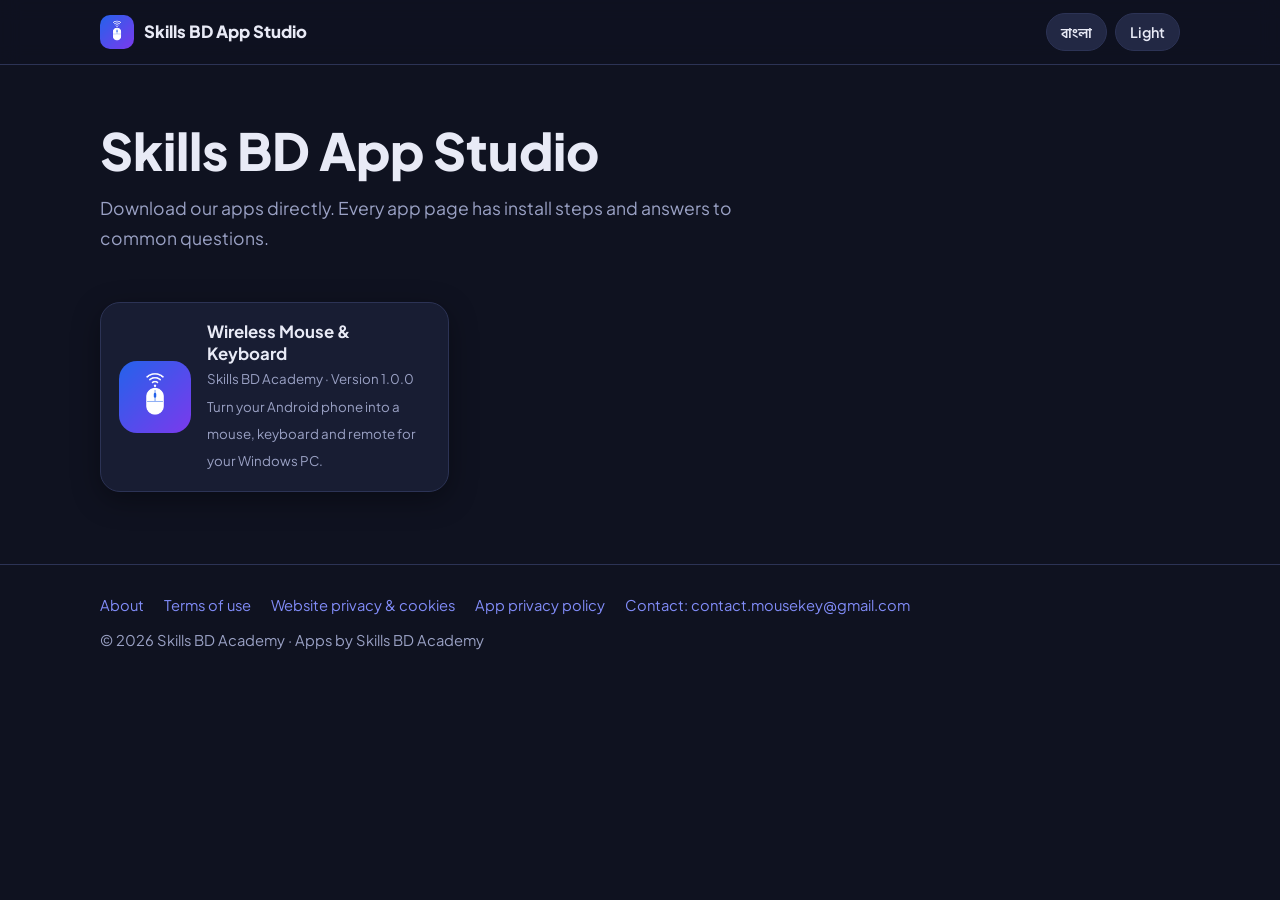
<file: index.html>
<!doctype html>
<html lang="en">
<head>
  <meta charset="utf-8">
  <meta name="viewport" content="width=device-width, initial-scale=1">
  <title>Skills BD App Studio – Apps by Skills BD Academy</title>
  <meta name="description" content="Download apps by Skills BD Academy, including Wireless Mouse &amp; Keyboard for Android and Windows.">
  <meta name="theme-color" content="#0F1220">
  <link rel="icon" type="image/png" href="images/favicon.png">
  <link rel="preconnect" href="https://fonts.googleapis.com">
  <link rel="preconnect" href="https://fonts.gstatic.com" crossorigin>
  <link href="https://fonts.googleapis.com/css2?family=Hind+Siliguri:wght@400;600;700&family=Plus+Jakarta+Sans:wght@400;600;800&display=swap" rel="stylesheet">
  <link rel="stylesheet" href="style.css">
  <script src="site.js"></script>
  <script src="ads.js"></script>
</head>
<body>
  <div id="site-header"></div>

  <main class="wrap">
    <section class="hero">
      <h1 id="h-title"></h1>
      <p id="h-text"></p>
    </section>

    <div class="grid" id="grid"></div>

    <!-- Native banner: shown only on the approved ad hostname (see ads.js) -->
    <script>Ads.native();</script>
  </main>

  <div id="site-footer"></div>

  <script>
    Site.init(function (data) {
      document.getElementById("h-title").textContent = Site.ui("heroTitle");
      document.getElementById("h-text").textContent = Site.ui("heroText");

      var html = "";
      data.apps.forEach(function (a) {
        html +=
          '<a class="app-card" href="app.html?id=' + encodeURIComponent(a.id) + '">' +
          '<img src="' + Site.esc(a.icon) + '" alt="" width="72" height="72">' +
          '<div><h3>' + Site.esc(a.name) + '</h3>' +
          '<small>' + Site.esc(a.developer) + ' · ' + Site.esc(Site.ui("version")) + ' ' + Site.esc(a.version) + '</small>' +
          '<div><small>' + Site.esc(Site.t(a.short)) + '</small></div></div></a>';
      });
      document.getElementById("grid").innerHTML = html;
    });
  </script>
</body>
</html>
</file>
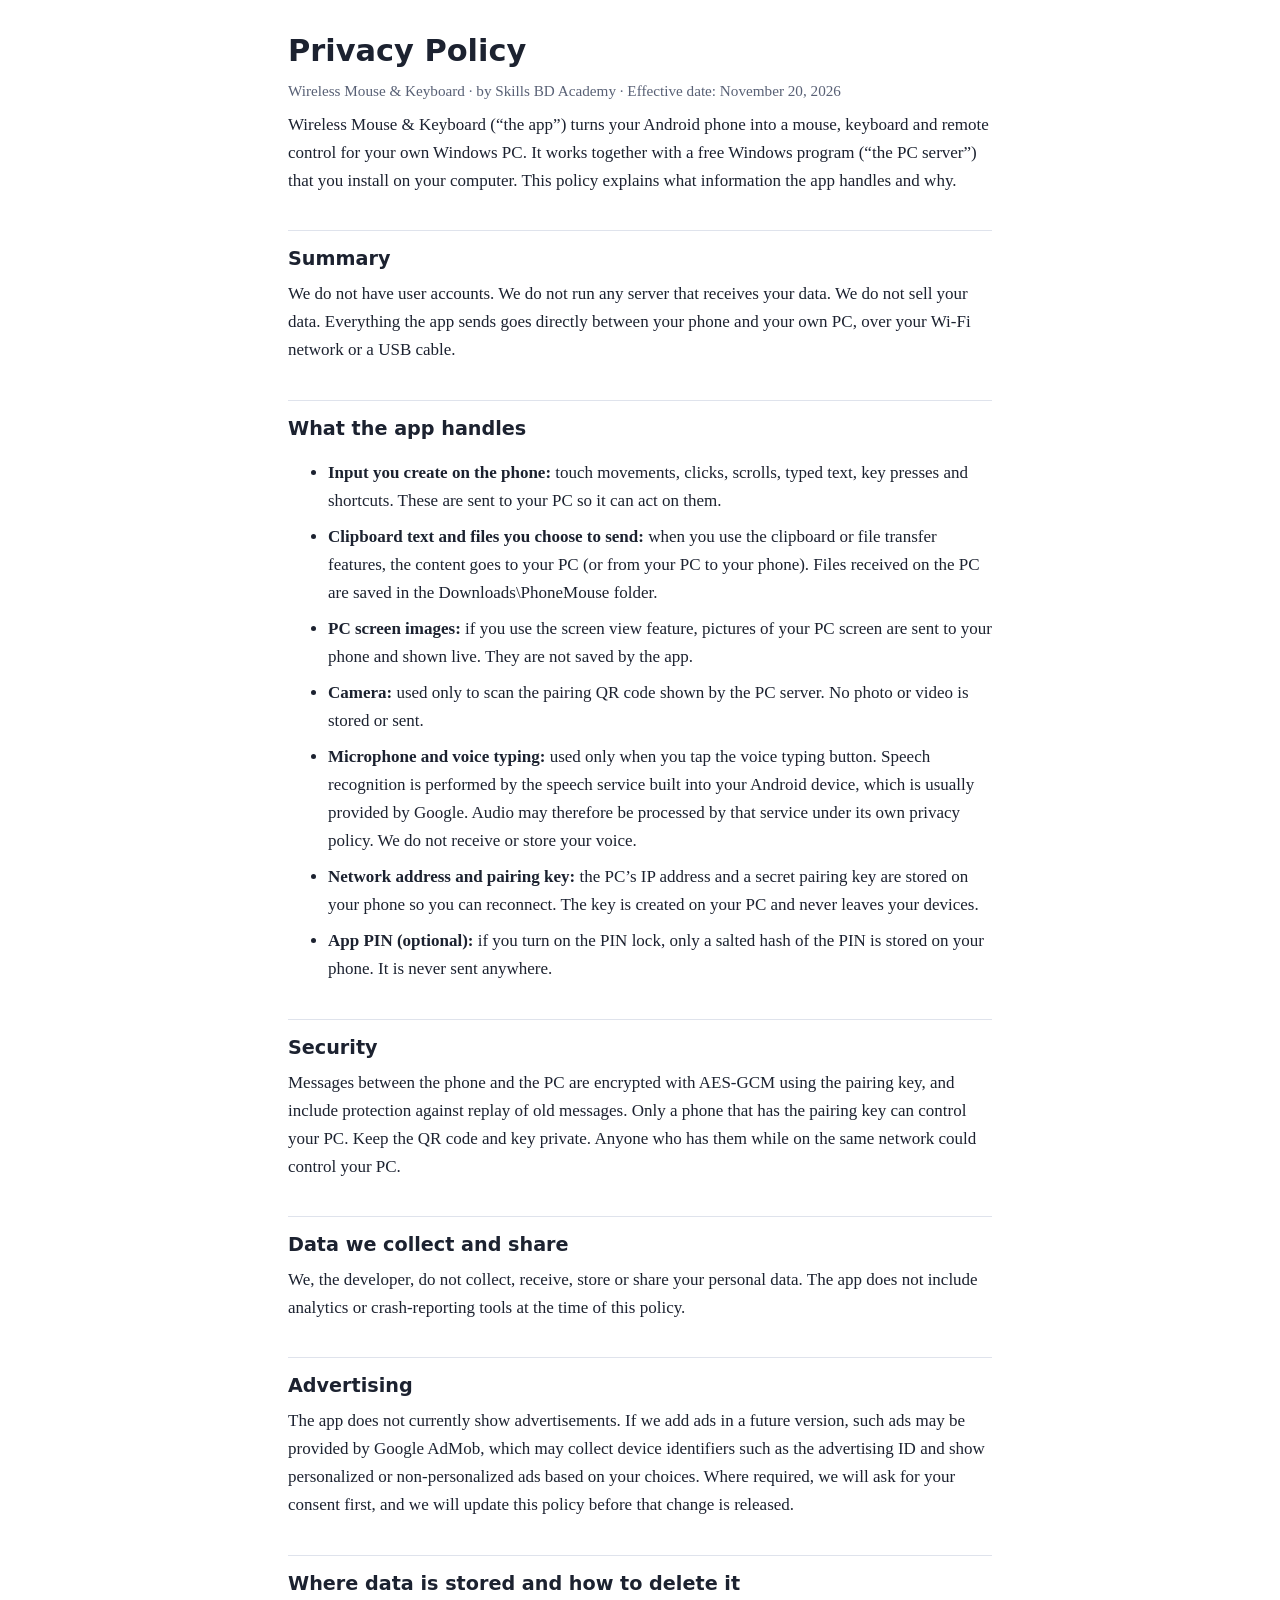
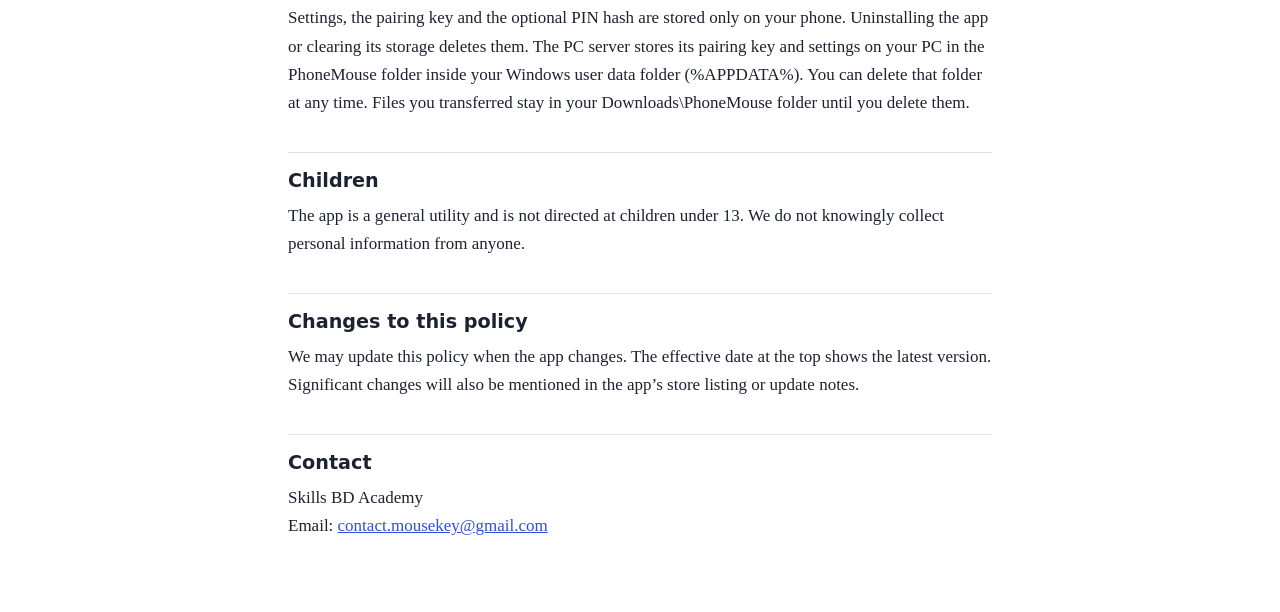
<file: privacy-policy/index.html>
<!DOCTYPE html>
<html lang="en">
<head>
<meta charset="utf-8">
<meta name="viewport" content="width=device-width, initial-scale=1">
<title>Privacy Policy – Wireless Mouse &amp; Keyboard</title>
<style>
:root{--bg:#ffffff;--fg:#1c2230;--muted:#586075;--accent:#2f4fd8;--line:#dfe3ec}
@media (prefers-color-scheme:dark){:root{--bg:#12151d;--fg:#e8eaf1;--muted:#a1a8bb;--accent:#8aa0ff;--line:#2a3042}}
html{background:var(--bg)}
body{margin:0 auto;max-width:44rem;padding:2rem 1.25rem 4rem;font:17px/1.65 Georgia,"Times New Roman",serif;color:var(--fg);background:var(--bg)}
h1{font:700 1.9rem/1.25 system-ui,Segoe UI,Arial,sans-serif;margin:0 0 .25rem}
h2{font:650 1.2rem/1.3 system-ui,Segoe UI,Arial,sans-serif;margin:2.2rem 0 .5rem;padding-top:1rem;border-top:1px solid var(--line)}
p,li{margin:.5rem 0}
.meta{color:var(--muted);font-size:.95rem}
a{color:var(--accent)}
</style>
</head>
<body>
<h1>Privacy Policy</h1>
<p class="meta">Wireless Mouse &amp; Keyboard · by Skills BD Academy · Effective date: November 20, 2026</p>

<p>Wireless Mouse &amp; Keyboard (“the app”) turns your Android phone into a mouse, keyboard and remote control for your own Windows PC. It works together with a free Windows program (“the PC server”) that you install on your computer. This policy explains what information the app handles and why.</p>

<h2>Summary</h2>
<p>We do not have user accounts. We do not run any server that receives your data. We do not sell your data. Everything the app sends goes directly between your phone and your own PC, over your Wi‑Fi network or a USB cable.</p>

<h2>What the app handles</h2>
<ul>
<li><strong>Input you create on the phone:</strong> touch movements, clicks, scrolls, typed text, key presses and shortcuts. These are sent to your PC so it can act on them.</li>
<li><strong>Clipboard text and files you choose to send:</strong> when you use the clipboard or file transfer features, the content goes to your PC (or from your PC to your phone). Files received on the PC are saved in the Downloads\PhoneMouse folder.</li>
<li><strong>PC screen images:</strong> if you use the screen view feature, pictures of your PC screen are sent to your phone and shown live. They are not saved by the app.</li>
<li><strong>Camera:</strong> used only to scan the pairing QR code shown by the PC server. No photo or video is stored or sent.</li>
<li><strong>Microphone and voice typing:</strong> used only when you tap the voice typing button. Speech recognition is performed by the speech service built into your Android device, which is usually provided by Google. Audio may therefore be processed by that service under its own privacy policy. We do not receive or store your voice.</li>
<li><strong>Network address and pairing key:</strong> the PC’s IP address and a secret pairing key are stored on your phone so you can reconnect. The key is created on your PC and never leaves your devices.</li>
<li><strong>App PIN (optional):</strong> if you turn on the PIN lock, only a salted hash of the PIN is stored on your phone. It is never sent anywhere.</li>
</ul>

<h2>Security</h2>
<p>Messages between the phone and the PC are encrypted with AES‑GCM using the pairing key, and include protection against replay of old messages. Only a phone that has the pairing key can control your PC. Keep the QR code and key private. Anyone who has them while on the same network could control your PC.</p>

<h2>Data we collect and share</h2>
<p>We, the developer, do not collect, receive, store or share your personal data. The app does not include analytics or crash‑reporting tools at the time of this policy.</p>

<h2>Advertising</h2>
<p>The app does not currently show advertisements. If we add ads in a future version, such ads may be provided by Google AdMob, which may collect device identifiers such as the advertising ID and show personalized or non‑personalized ads based on your choices. Where required, we will ask for your consent first, and we will update this policy before that change is released.</p>

<h2>Where data is stored and how to delete it</h2>
<p>Settings, the pairing key and the optional PIN hash are stored only on your phone. Uninstalling the app or clearing its storage deletes them. The PC server stores its pairing key and settings on your PC in the PhoneMouse folder inside your Windows user data folder (%APPDATA%). You can delete that folder at any time. Files you transferred stay in your Downloads\PhoneMouse folder until you delete them.</p>

<h2>Children</h2>
<p>The app is a general utility and is not directed at children under 13. We do not knowingly collect personal information from anyone.</p>

<h2>Changes to this policy</h2>
<p>We may update this policy when the app changes. The effective date at the top shows the latest version. Significant changes will also be mentioned in the app’s store listing or update notes.</p>

<h2>Contact</h2>
<p>Skills BD Academy<br>
Email: <a href="mailto:contact.mousekey@gmail.com">contact.mousekey@gmail.com</a></p>
</body>
</html>
</file>
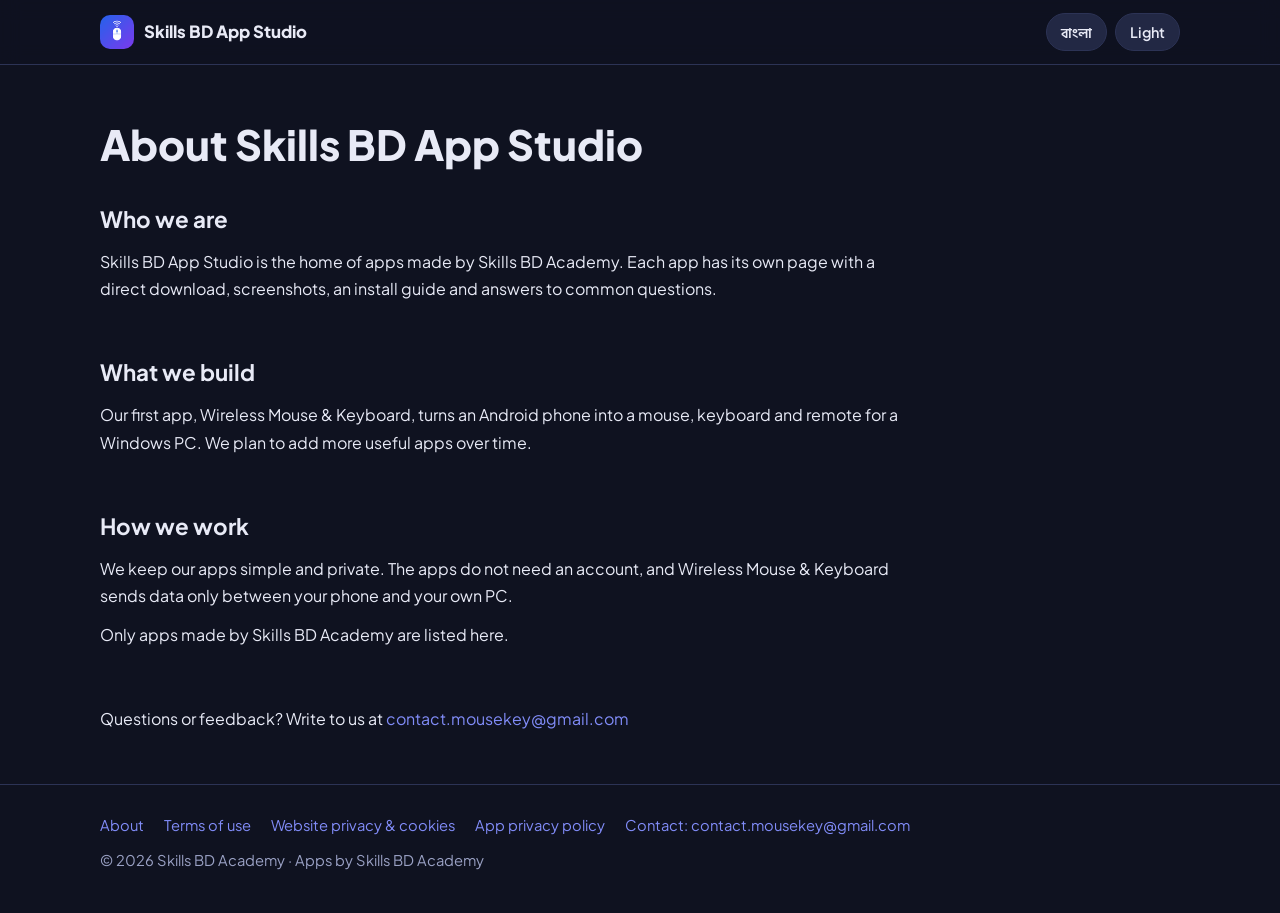
<file: about.html>
<!doctype html>
<html lang="en">
<head>
  <meta charset="utf-8">
  <meta name="viewport" content="width=device-width, initial-scale=1">
  <title>About – Skills BD App Studio</title>
  <meta name="description" content="About Skills BD App Studio and the apps made by Skills BD Academy.">
  <meta name="theme-color" content="#0F1220">
  <link rel="icon" type="image/png" href="images/favicon.png">
  <link rel="preconnect" href="https://fonts.googleapis.com">
  <link rel="preconnect" href="https://fonts.gstatic.com" crossorigin>
  <link href="https://fonts.googleapis.com/css2?family=Hind+Siliguri:wght@400;600;700&family=Plus+Jakarta+Sans:wght@400;600;800&display=swap" rel="stylesheet">
  <link rel="stylesheet" href="style.css">
  <script src="site.js"></script>
</head>
<body>
  <div id="site-header"></div>
  <main class="wrap" id="page"></main>
  <div id="site-footer"></div>

  <script>
    var DOC = {
  "en": {
    "title": "About Skills BD App Studio",
    "contactLabel": "Questions or feedback? Write to us at",
    "sections": [
      {
        "h": "Who we are",
        "p": [
          "Skills BD App Studio is the home of apps made by Skills BD Academy. Each app has its own page with a direct download, screenshots, an install guide and answers to common questions."
        ]
      },
      {
        "h": "What we build",
        "p": [
          "Our first app, Wireless Mouse & Keyboard, turns an Android phone into a mouse, keyboard and remote for a Windows PC. We plan to add more useful apps over time."
        ]
      },
      {
        "h": "How we work",
        "p": [
          "We keep our apps simple and private. The apps do not need an account, and Wireless Mouse & Keyboard sends data only between your phone and your own PC.",
          "Only apps made by Skills BD Academy are listed here."
        ]
      }
    ]
  },
  "bn": {
    "title": "Skills BD App Studio সম্পর্কে",
    "contactLabel": "প্রশ্ন বা মতামত থাকলে লিখুন:",
    "sections": [
      {
        "h": "আমরা কারা",
        "p": [
          "Skills BD App Studio হলো Skills BD Academy-র তৈরি অ্যাপগুলোর ঠিকানা। প্রতিটি অ্যাপের নিজস্ব পাতায় সরাসরি ডাউনলোড, স্ক্রিনশট, ইনস্টল গাইড ও সাধারণ প্রশ্নের উত্তর আছে।"
        ]
      },
      {
        "h": "আমরা কী বানাই",
        "p": [
          "আমাদের প্রথম অ্যাপ Wireless Mouse & Keyboard অ্যান্ড্রয়েড ফোনকে উইন্ডোজ পিসির মাউস, কিবোর্ড ও রিমোট বানিয়ে দেয়। সময়ের সাথে আমরা আরও কাজের অ্যাপ যোগ করব।"
        ]
      },
      {
        "h": "আমাদের কাজের ধরন",
        "p": [
          "আমরা অ্যাপগুলো সহজ ও ব্যক্তিগত রাখি। অ্যাপে কোনো অ্যাকাউন্ট লাগে না, আর Wireless Mouse & Keyboard শুধু আপনার ফোন ও আপনার নিজের পিসির মধ্যে ডেটা পাঠায়।",
          "এখানে শুধু Skills BD Academy-র তৈরি অ্যাপই তালিকাভুক্ত থাকে।"
        ]
      }
    ]
  }
};

    function render(data) {
      var e = Site.esc, d = DOC[Site.lang];
      var h = '<section class="hero" style="padding-bottom:8px"><h1 style="max-width:none;font-size:clamp(1.8rem,4.5vw,2.6rem)">' + e(d.title) + '</h1>';
      if (d.updated) h += '<p style="font-size:.95rem">' + e(d.updated) + '</p>';
      h += '</section>';
      d.sections.forEach(function (s) {
        h += '<section class="block"><h2>' + e(s.h) + '</h2><div class="prose">';
        s.p.forEach(function (t) { h += '<p>' + e(t) + '</p>'; });
        h += '</div></section>';
      });
      h += '<section class="block"><div class="prose"><p>' + e(d.contactLabel) + ' <a href="mailto:' + e(data.site.email) + '">' + e(data.site.email) + '</a></p></div></section>';
      document.title = d.title + " – " + data.site.name;
      document.getElementById("page").innerHTML = h;
    }
    Site.init(render);
  </script>
</body>
</html>
</file>
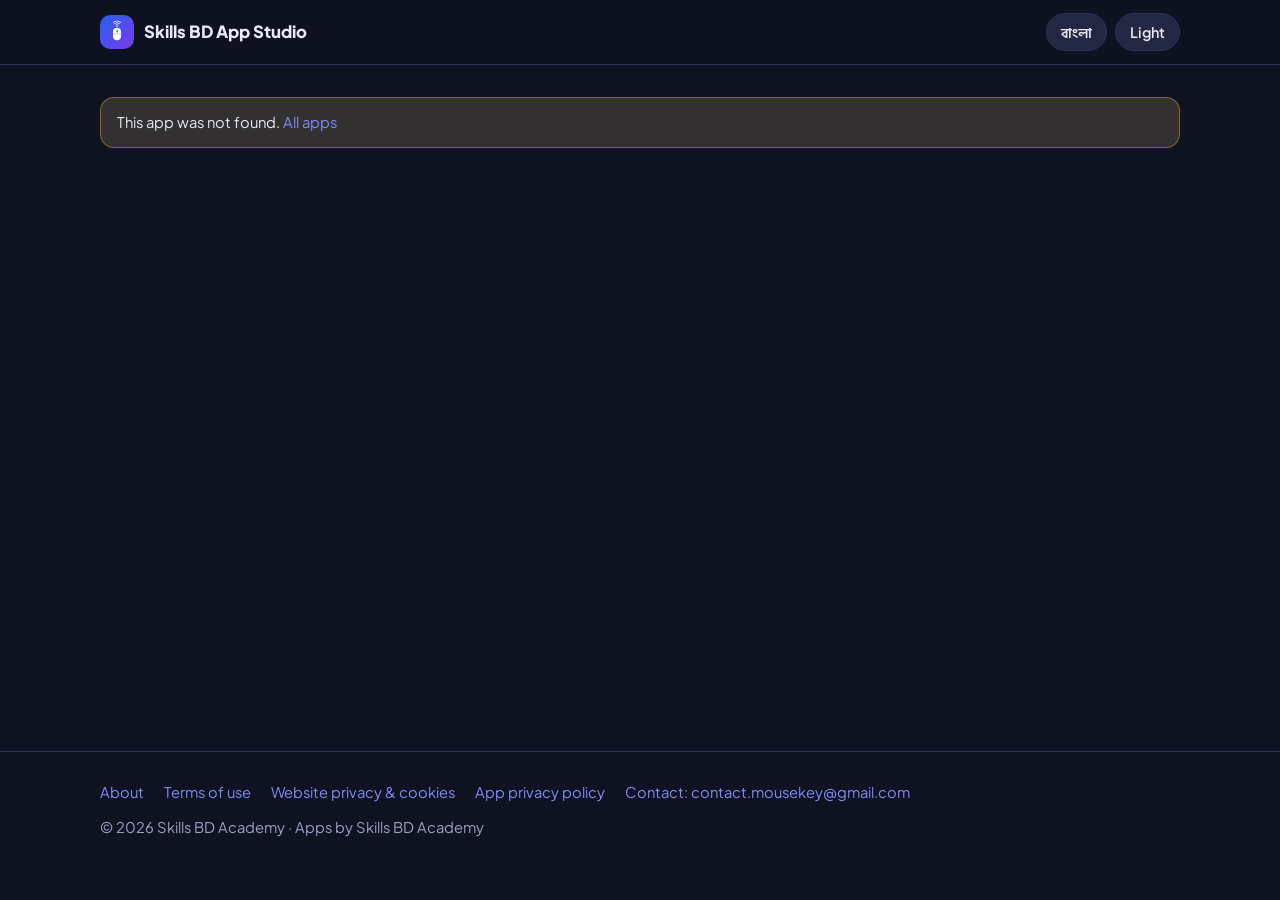
<file: app.html>
<!doctype html>
<html lang="en">
<head>
  <meta charset="utf-8">
  <meta name="viewport" content="width=device-width, initial-scale=1">
  <title>App – Skills BD App Studio</title>
  <meta name="description" content="Download and install guide for apps by Skills BD Academy.">
  <meta name="theme-color" content="#0F1220">
  <link rel="icon" type="image/png" href="images/favicon.png">
  <link rel="preconnect" href="https://fonts.googleapis.com">
  <link rel="preconnect" href="https://fonts.gstatic.com" crossorigin>
  <link href="https://fonts.googleapis.com/css2?family=Hind+Siliguri:wght@400;600;700&family=Plus+Jakarta+Sans:wght@400;600;800&display=swap" rel="stylesheet">
  <link rel="stylesheet" href="style.css">
  <script src="site.js"></script>
  <script src="ads.js"></script>
</head>
<body>
  <div id="site-header"></div>
  <main class="wrap" id="page" style="min-height:70vh"></main>
  <!-- 300x250 banner at the end of the page, far from the download buttons -->
  <div class="wrap"><script>Ads.banner300();</script></div>
  <div id="site-footer"></div>

  <script>
    var P = {
      en: {
        back: "All apps", notFound: "This app was not found.",
        version: "Version", requires: "Requires",
        dlApk: "Download APK (Android)", dlServer: "Download PC server (Windows)",
        warn: "This app is not on Google Play yet. Android may ask your permission to install from your browser, and Windows SmartScreen may warn about the PC installer: click More info, then Run anyway. Download only from this site.",
        shots: "Screenshots", about: "About this app", features: "Features",
        install: "How to install", faq: "Questions and answers", changes: "What’s new"
      },
      bn: {
        back: "সব অ্যাপ", notFound: "অ্যাপটি পাওয়া যায়নি।",
        version: "সংস্করণ", requires: "প্রয়োজন",
        dlApk: "APK ডাউনলোড (অ্যান্ড্রয়েড)", dlServer: "পিসি সার্ভার ডাউনলোড (Windows)",
        warn: "অ্যাপটি এখনো Google Play-তে নেই। তাই Android ব্রাউজার থেকে ইনস্টলের অনুমতি চাইতে পারে, আর Windows SmartScreen পিসি ইনস্টলার নিয়ে সতর্ক করতে পারে: More info চেপে Run anyway চাপুন। শুধু এই সাইট থেকেই ডাউনলোড করুন।",
        shots: "স্ক্রিনশট", about: "অ্যাপ সম্পর্কে", features: "সুবিধাসমূহ",
        install: "ইনস্টল করার নিয়ম", faq: "প্রশ্ন ও উত্তর", changes: "নতুন কী"
      }
    };

    function render(data) {
      var L = P[Site.lang], e = Site.esc, t = Site.t;
      var id = new URLSearchParams(location.search).get("id");
      var app = data.apps.filter(function (a) { return a.id === id; })[0];
      var page = document.getElementById("page");

      if (!app) {
        page.innerHTML = '<p class="note" style="margin-top:32px">' + e(L.notFound) +
          ' <a href="index.html">' + e(L.back) + '</a></p>';
        return;
      }
      document.title = app.name + " – " + data.site.name;

      var h = '<p style="padding-top:20px"><a href="index.html">← ' + e(L.back) + '</a></p>';

      h += '<section class="app-head"><img src="' + e(app.icon) + '" alt="" width="128" height="128"><div>' +
        '<h1>' + e(app.name) + '</h1><div class="dev">' + e(app.developer) + '</div>' +
        '<div class="facts">' +
        '<span class="fact">' + e(L.version) + ' ' + e(app.version) + '</span>' +
        '<span class="fact">APK ' + e(app.downloads.apk.size) + '</span>' +
        '<span class="fact">PC ' + e(app.downloads.server.size) + '</span>' +
        '<span class="fact">' + e(L.requires) + ': ' + e(t(app.requirements)) + '</span>' +
        '</div></div></section>';

      h += '<p class="prose" style="color:var(--muted)">' + e(t(app.short)) + '</p>';

      h += '<div class="dl">' +
        '<a class="btn btn-main btn-dl" href="' + e(app.downloads.apk.url) + '"><span>' + e(L.dlApk) + '</span><small>' + e(app.downloads.apk.size) + '</small></a>' +
        '<a class="btn btn-alt btn-dl" href="' + e(app.downloads.server.url) + '"><span>' + e(L.dlServer) + '</span><small>' + e(app.downloads.server.size) + '</small></a>' +
        '</div><div class="note prose">' + e(L.warn) + '</div>';

      h += '<section class="block"><h2>' + e(L.shots) + '</h2><div class="shots">';
      app.screenshots.forEach(function (s) {
        h += '<img src="' + e(s.file) + '" alt="' + e(t(s.caption)) + '" loading="lazy" height="460">';
      });
      h += '</div></section>';

      h += '<section class="block"><h2>' + e(L.about) + '</h2><div class="prose">';
      t(app.description).forEach(function (p) { h += '<p>' + e(p) + '</p>'; });
      h += '</div></section>';

      h += '<section class="block"><h2>' + e(L.features) + '</h2><div class="card prose">' +
        '<ul style="padding-left:20px;display:grid;gap:6px">';
      app.features.forEach(function (f) { h += '<li>' + e(t(f)) + '</li>'; });
      h += '</ul></div></section>';

      h += '<section class="block"><h2>' + e(L.install) + '</h2><ol class="steps">';
      app.install.forEach(function (s) { h += '<li>' + e(t(s)) + '</li>'; });
      h += '</ol></section>';

      h += '<section class="block"><h2>' + e(L.faq) + '</h2>';
      app.faq.forEach(function (f) {
        h += '<details><summary>' + e(t(f.q)) + '</summary><p>' + e(t(f.a)) + '</p></details>';
      });
      h += '</section>';

      h += '<section class="block"><h2>' + e(L.changes) + '</h2><div class="log">';
      app.changelog.forEach(function (c) {
        h += '<h3>' + e(c.version) + '</h3><p>' + e(t(c.notes)) + '</p>';
      });
      h += '</div></section>';

      page.innerHTML = h;
    }

    Site.init(render);
  </script>
</body>
</html>
</file>
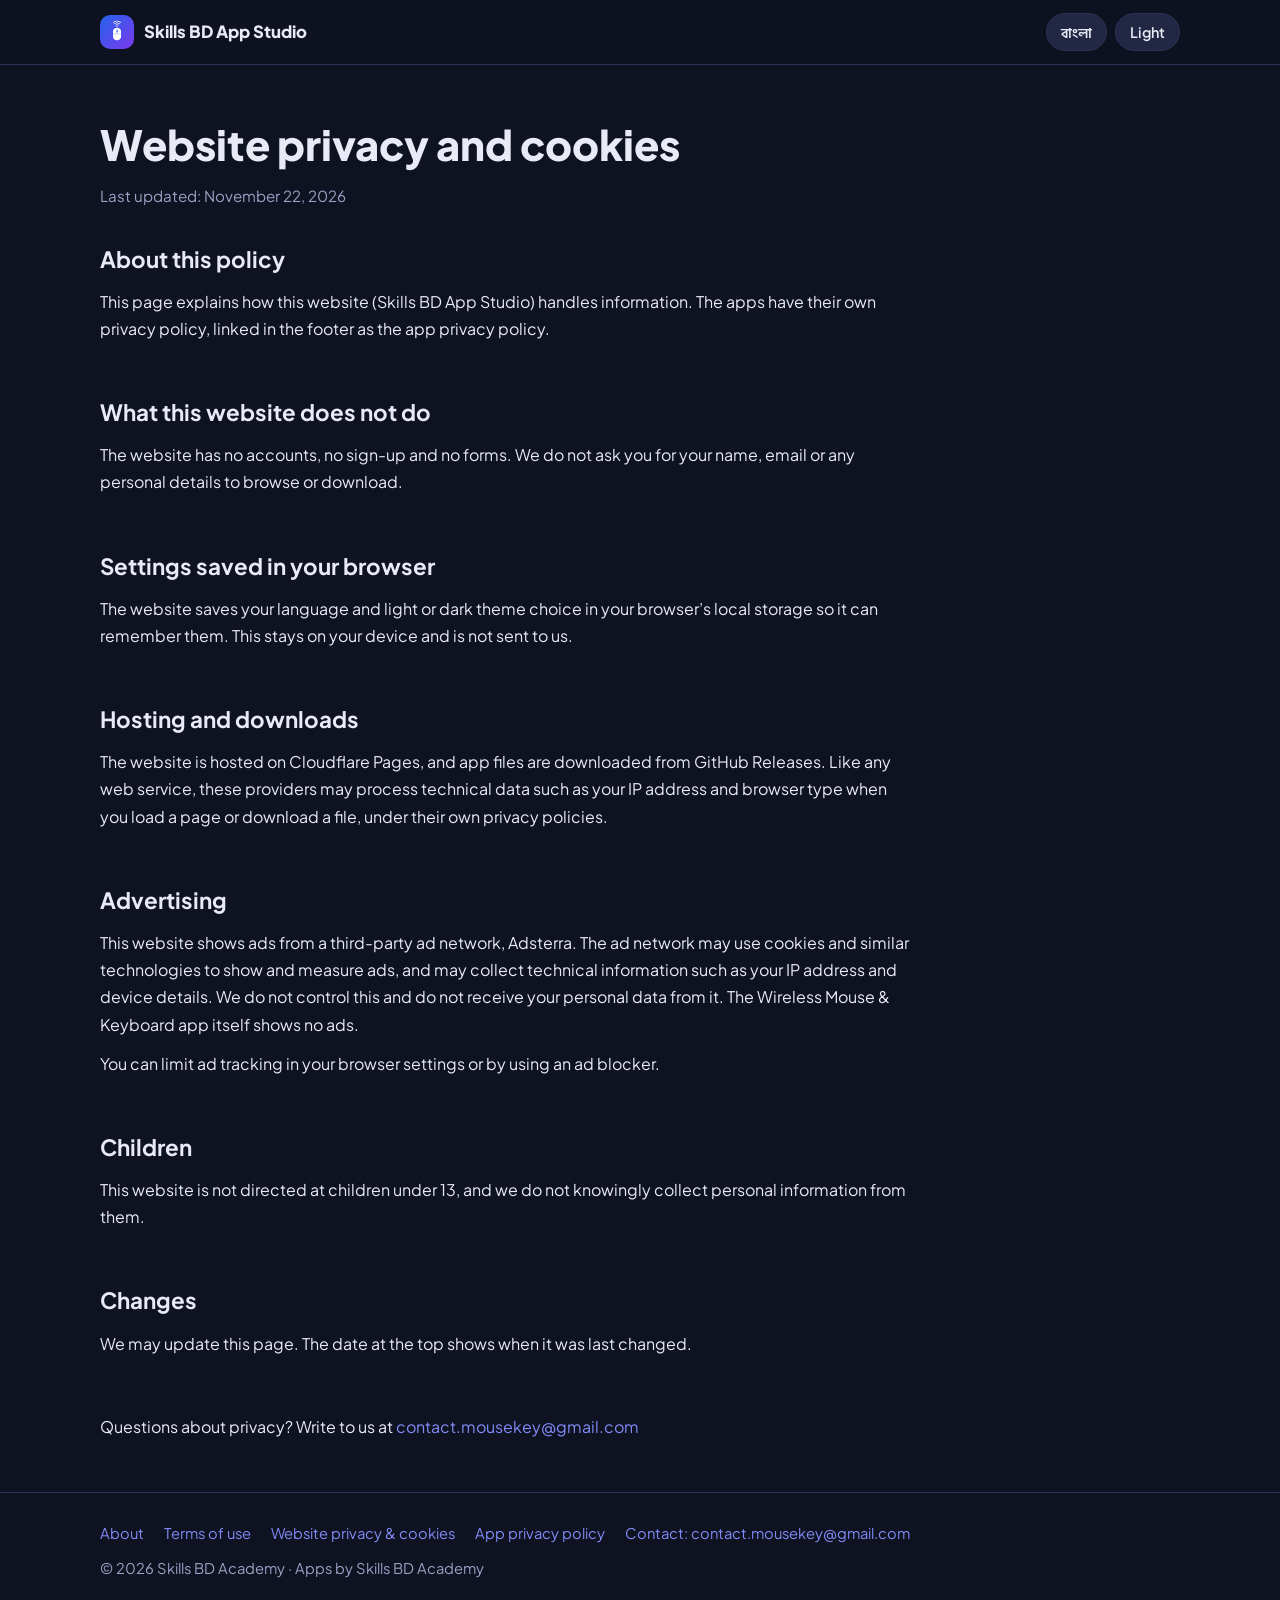
<file: site-privacy.html>
<!doctype html>
<html lang="en">
<head>
  <meta charset="utf-8">
  <meta name="viewport" content="width=device-width, initial-scale=1">
  <title>Website privacy and cookies – Skills BD App Studio</title>
  <meta name="description" content="Website privacy and cookies information for Skills BD App Studio.">
  <meta name="theme-color" content="#0F1220">
  <link rel="icon" type="image/png" href="images/favicon.png">
  <link rel="preconnect" href="https://fonts.googleapis.com">
  <link rel="preconnect" href="https://fonts.gstatic.com" crossorigin>
  <link href="https://fonts.googleapis.com/css2?family=Hind+Siliguri:wght@400;600;700&family=Plus+Jakarta+Sans:wght@400;600;800&display=swap" rel="stylesheet">
  <link rel="stylesheet" href="style.css">
  <script src="site.js"></script>
</head>
<body>
  <div id="site-header"></div>
  <main class="wrap" id="page"></main>
  <div id="site-footer"></div>

  <script>
    var DOC = {
  "en": {
    "title": "Website privacy and cookies",
    "updated": "Last updated: November 22, 2026",
    "contactLabel": "Questions about privacy? Write to us at",
    "sections": [
      {
        "h": "About this policy",
        "p": [
          "This page explains how this website (Skills BD App Studio) handles information. The apps have their own privacy policy, linked in the footer as the app privacy policy."
        ]
      },
      {
        "h": "What this website does not do",
        "p": [
          "The website has no accounts, no sign-up and no forms. We do not ask you for your name, email or any personal details to browse or download."
        ]
      },
      {
        "h": "Settings saved in your browser",
        "p": [
          "The website saves your language and light or dark theme choice in your browser’s local storage so it can remember them. This stays on your device and is not sent to us."
        ]
      },
      {
        "h": "Hosting and downloads",
        "p": [
          "The website is hosted on Cloudflare Pages, and app files are downloaded from GitHub Releases. Like any web service, these providers may process technical data such as your IP address and browser type when you load a page or download a file, under their own privacy policies."
        ]
      },
      {
        "h": "Advertising",
        "p": [
          "This website shows ads from a third-party ad network, Adsterra. The ad network may use cookies and similar technologies to show and measure ads, and may collect technical information such as your IP address and device details. We do not control this and do not receive your personal data from it. The Wireless Mouse & Keyboard app itself shows no ads.",
          "You can limit ad tracking in your browser settings or by using an ad blocker."
        ]
      },
      {
        "h": "Children",
        "p": [
          "This website is not directed at children under 13, and we do not knowingly collect personal information from them."
        ]
      },
      {
        "h": "Changes",
        "p": [
          "We may update this page. The date at the top shows when it was last changed."
        ]
      }
    ]
  },
  "bn": {
    "title": "ওয়েবসাইটের গোপনীয়তা ও কুকি",
    "updated": "সর্বশেষ হালনাগাদ: ২২ নভেম্বর ২০২৬",
    "contactLabel": "গোপনীয়তা নিয়ে প্রশ্ন থাকলে লিখুন:",
    "sections": [
      {
        "h": "এই নীতি সম্পর্কে",
        "p": [
          "এই পাতায় বলা হয়েছে এই ওয়েবসাইট (Skills BD App Studio) তথ্য কীভাবে সামলায়। অ্যাপের আলাদা গোপনীয়তা নীতি আছে, ফুটারে ওটা অ্যাপের গোপনীয়তা নীতি নামে দেওয়া আছে।"
        ]
      },
      {
        "h": "এই ওয়েবসাইট যা করে না",
        "p": [
          "ওয়েবসাইটে কোনো অ্যাকাউন্ট, সাইন-আপ বা ফর্ম নেই। দেখতে বা ডাউনলোড করতে আমরা আপনার নাম, ইমেইল বা ব্যক্তিগত কোনো তথ্য চাই না।"
        ]
      },
      {
        "h": "আপনার ব্রাউজারে সংরক্ষিত সেটিংস",
        "p": [
          "ওয়েবসাইট আপনার ভাষা ও হালকা বা গাঢ় থিমের পছন্দ মনে রাখতে ব্রাউজারের লোকাল স্টোরেজে সংরক্ষণ করে। এটি আপনার ডিভাইসেই থাকে, আমাদের কাছে পাঠানো হয় না।"
        ]
      },
      {
        "h": "হোস্টিং ও ডাউনলোড",
        "p": [
          "ওয়েবসাইট Cloudflare Pages-এ হোস্ট করা, আর অ্যাপের ফাইল GitHub Releases থেকে ডাউনলোড হয়। অন্য যেকোনো ওয়েব সেবার মতো এই প্রতিষ্ঠানগুলো পাতা লোড বা ফাইল ডাউনলোডের সময় আপনার IP ঠিকানা ও ব্রাউজারের ধরনের মতো কারিগরি তথ্য নিজেদের গোপনীয়তা নীতি অনুযায়ী প্রক্রিয়া করতে পারে।"
        ]
      },
      {
        "h": "বিজ্ঞাপন",
        "p": [
          "এই ওয়েবসাইটে তৃতীয় পক্ষের বিজ্ঞাপন নেটওয়ার্ক Adsterra-র বিজ্ঞাপন দেখানো হয়। বিজ্ঞাপন নেটওয়ার্ক বিজ্ঞাপন দেখাতে ও মাপতে কুকি ও অনুরূপ প্রযুক্তি ব্যবহার করতে পারে, এবং আপনার IP ঠিকানা ও ডিভাইসের তথ্যের মতো কারিগরি তথ্য সংগ্রহ করতে পারে। এটি আমাদের নিয়ন্ত্রণে নেই, এবং আমরা এর মাধ্যমে আপনার ব্যক্তিগত তথ্য পাই না। Wireless Mouse & Keyboard অ্যাপে কোনো বিজ্ঞাপন নেই।",
          "ব্রাউজারের সেটিংসে বা বিজ্ঞাপন-ব্লকার ব্যবহার করে আপনি বিজ্ঞাপনের ট্র্যাকিং সীমিত করতে পারেন।"
        ]
      },
      {
        "h": "শিশুদের বিষয়ে",
        "p": [
          "এই ওয়েবসাইট ১৩ বছরের কম বয়সী শিশুদের জন্য নয়, এবং আমরা জেনেশুনে তাদের ব্যক্তিগত তথ্য সংগ্রহ করি না।"
        ]
      },
      {
        "h": "পরিবর্তন",
        "p": [
          "আমরা এই পাতা হালনাগাদ করতে পারি। উপরের তারিখ দেখে বোঝা যাবে কবে শেষ বদলানো হয়েছে।"
        ]
      }
    ]
  }
};

    function render(data) {
      var e = Site.esc, d = DOC[Site.lang];
      var h = '<section class="hero" style="padding-bottom:8px"><h1 style="max-width:none;font-size:clamp(1.8rem,4.5vw,2.6rem)">' + e(d.title) + '</h1>';
      if (d.updated) h += '<p style="font-size:.95rem">' + e(d.updated) + '</p>';
      h += '</section>';
      d.sections.forEach(function (s) {
        h += '<section class="block"><h2>' + e(s.h) + '</h2><div class="prose">';
        s.p.forEach(function (t) { h += '<p>' + e(t) + '</p>'; });
        h += '</div></section>';
      });
      h += '<section class="block"><div class="prose"><p>' + e(d.contactLabel) + ' <a href="mailto:' + e(data.site.email) + '">' + e(data.site.email) + '</a></p></div></section>';
      document.title = d.title + " – " + data.site.name;
      document.getElementById("page").innerHTML = h;
    }
    Site.init(render);
  </script>
</body>
</html>
</file>
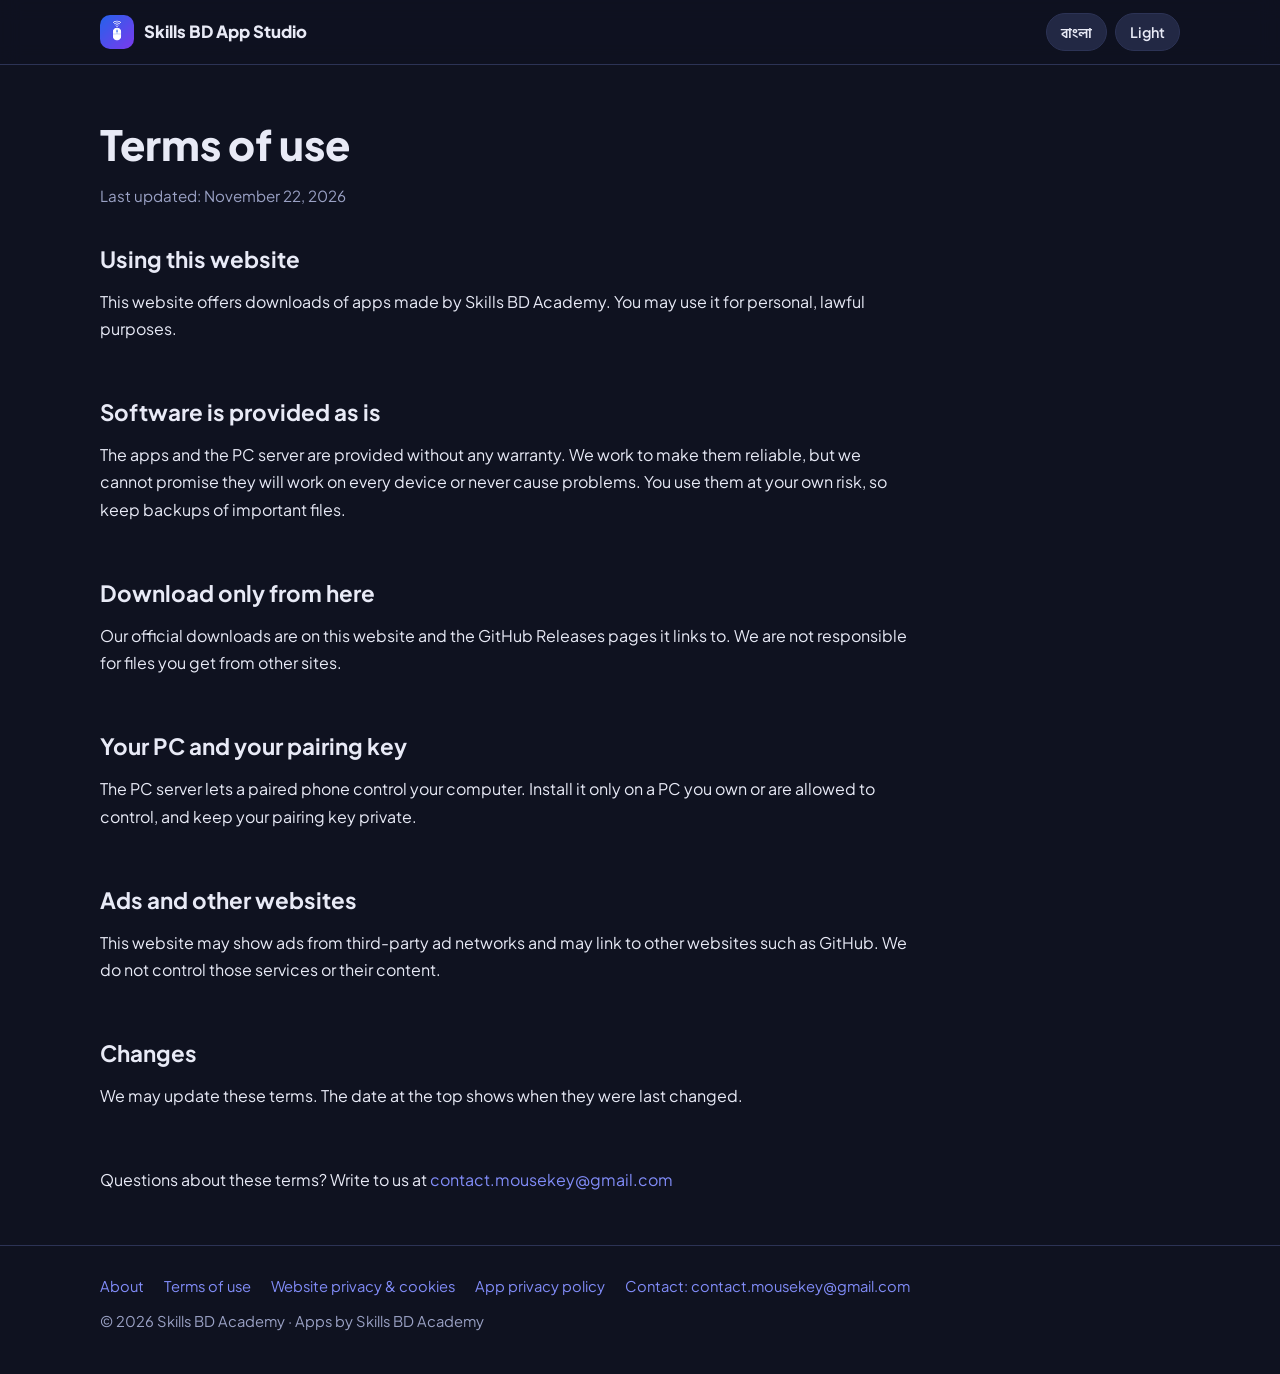
<file: terms.html>
<!doctype html>
<html lang="en">
<head>
  <meta charset="utf-8">
  <meta name="viewport" content="width=device-width, initial-scale=1">
  <title>Terms of use – Skills BD App Studio</title>
  <meta name="description" content="Terms of use for Skills BD App Studio.">
  <meta name="theme-color" content="#0F1220">
  <link rel="icon" type="image/png" href="images/favicon.png">
  <link rel="preconnect" href="https://fonts.googleapis.com">
  <link rel="preconnect" href="https://fonts.gstatic.com" crossorigin>
  <link href="https://fonts.googleapis.com/css2?family=Hind+Siliguri:wght@400;600;700&family=Plus+Jakarta+Sans:wght@400;600;800&display=swap" rel="stylesheet">
  <link rel="stylesheet" href="style.css">
  <script src="site.js"></script>
</head>
<body>
  <div id="site-header"></div>
  <main class="wrap" id="page"></main>
  <div id="site-footer"></div>

  <script>
    var DOC = {
  "en": {
    "title": "Terms of use",
    "updated": "Last updated: November 22, 2026",
    "contactLabel": "Questions about these terms? Write to us at",
    "sections": [
      {
        "h": "Using this website",
        "p": [
          "This website offers downloads of apps made by Skills BD Academy. You may use it for personal, lawful purposes."
        ]
      },
      {
        "h": "Software is provided as is",
        "p": [
          "The apps and the PC server are provided without any warranty. We work to make them reliable, but we cannot promise they will work on every device or never cause problems. You use them at your own risk, so keep backups of important files."
        ]
      },
      {
        "h": "Download only from here",
        "p": [
          "Our official downloads are on this website and the GitHub Releases pages it links to. We are not responsible for files you get from other sites."
        ]
      },
      {
        "h": "Your PC and your pairing key",
        "p": [
          "The PC server lets a paired phone control your computer. Install it only on a PC you own or are allowed to control, and keep your pairing key private."
        ]
      },
      {
        "h": "Ads and other websites",
        "p": [
          "This website may show ads from third-party ad networks and may link to other websites such as GitHub. We do not control those services or their content."
        ]
      },
      {
        "h": "Changes",
        "p": [
          "We may update these terms. The date at the top shows when they were last changed."
        ]
      }
    ]
  },
  "bn": {
    "title": "ব্যবহারের শর্ত",
    "updated": "সর্বশেষ হালনাগাদ: ২২ নভেম্বর ২০২৬",
    "contactLabel": "এই শর্ত নিয়ে প্রশ্ন থাকলে লিখুন:",
    "sections": [
      {
        "h": "এই ওয়েবসাইট ব্যবহার",
        "p": [
          "এই ওয়েবসাইটে Skills BD Academy-র তৈরি অ্যাপ ডাউনলোডের ব্যবস্থা আছে। আপনি এটি ব্যক্তিগত ও বৈধ উদ্দেশ্যে ব্যবহার করতে পারবেন।"
        ]
      },
      {
        "h": "সফটওয়্যার যেমন আছে তেমন",
        "p": [
          "অ্যাপ ও পিসি সার্ভার কোনো গ্যারান্টি ছাড়া দেওয়া হয়। আমরা এগুলো নির্ভরযোগ্য রাখার চেষ্টা করি, কিন্তু সব ডিভাইসে চলবে বা কোনো সমস্যা করবে না, এমন নিশ্চয়তা দিতে পারি না। ব্যবহারের ঝুঁকি আপনার, তাই জরুরি ফাইলের ব্যাকআপ রাখুন।"
        ]
      },
      {
        "h": "শুধু এখান থেকে ডাউনলোড করুন",
        "p": [
          "আমাদের অফিসিয়াল ডাউনলোড এই ওয়েবসাইটে এবং এখান থেকে যে GitHub Releases পাতায় যাওয়া যায় সেখানে আছে। অন্য সাইট থেকে পাওয়া ফাইলের দায় আমাদের নয়।"
        ]
      },
      {
        "h": "আপনার পিসি ও পেয়ারিং কী",
        "p": [
          "পিসি সার্ভার পেয়ার করা ফোনকে আপনার কম্পিউটার চালাতে দেয়। এটি শুধু নিজের বা নিয়ন্ত্রণের অনুমতি আছে এমন পিসিতে ইনস্টল করুন, আর পেয়ারিং কী গোপন রাখুন।"
        ]
      },
      {
        "h": "বিজ্ঞাপন ও অন্য ওয়েবসাইট",
        "p": [
          "এই ওয়েবসাইটে তৃতীয় পক্ষের বিজ্ঞাপন নেটওয়ার্কের বিজ্ঞাপন দেখানো হতে পারে, আর GitHub-এর মতো অন্য ওয়েবসাইটের লিংক থাকতে পারে। ওই সেবা ও তাদের কনটেন্ট আমাদের নিয়ন্ত্রণে নেই।"
        ]
      },
      {
        "h": "পরিবর্তন",
        "p": [
          "আমরা এই শর্ত হালনাগাদ করতে পারি। উপরের তারিখ দেখে বোঝা যাবে কবে শেষ বদলানো হয়েছে।"
        ]
      }
    ]
  }
};

    function render(data) {
      var e = Site.esc, d = DOC[Site.lang];
      var h = '<section class="hero" style="padding-bottom:8px"><h1 style="max-width:none;font-size:clamp(1.8rem,4.5vw,2.6rem)">' + e(d.title) + '</h1>';
      if (d.updated) h += '<p style="font-size:.95rem">' + e(d.updated) + '</p>';
      h += '</section>';
      d.sections.forEach(function (s) {
        h += '<section class="block"><h2>' + e(s.h) + '</h2><div class="prose">';
        s.p.forEach(function (t) { h += '<p>' + e(t) + '</p>'; });
        h += '</div></section>';
      });
      h += '<section class="block"><div class="prose"><p>' + e(d.contactLabel) + ' <a href="mailto:' + e(data.site.email) + '">' + e(data.site.email) + '</a></p></div></section>';
      document.title = d.title + " – " + data.site.name;
      document.getElementById("page").innerHTML = h;
    }
    Site.init(render);
  </script>
</body>
</html>
</file>
<file: style.css>
/* Skills BD App Studio - style.css */
:root{
  --bg:#0F1220; --card:#181D33; --field:#222844; --line:#2C3355;
  --text:#E8EAF6; --muted:#9AA1C4; --accent:#818CF8; --seed:#4F46E5;
  --green:#34D399; --warn:#FBBF24;
  --grad:linear-gradient(135deg,#2563EB,#7C3AED);
  --btn-text:#fff; --shadow:0 8px 28px rgba(0,0,0,.35);
  color-scheme:dark;
}
:root[data-theme="light"]{
  --bg:#F5F6FC; --card:#FFFFFF; --field:#EEF0FA; --line:#DADDF0;
  --text:#171B33; --muted:#5B6285; --accent:#4F46E5;
  --shadow:0 8px 28px rgba(40,50,110,.12);
  color-scheme:light;
}
*{box-sizing:border-box;margin:0;padding:0}
html{scroll-behavior:smooth}
body{
  background:var(--bg);color:var(--text);
  font-family:"Plus Jakarta Sans","Hind Siliguri",system-ui,-apple-system,"Segoe UI",sans-serif;
  line-height:1.7;font-size:16px;
}
img{max-width:100%;display:block}
a{color:var(--accent);text-decoration:none}
a:hover{text-decoration:underline}
:focus-visible{outline:3px solid var(--accent);outline-offset:3px;border-radius:8px}
.wrap{width:min(1080px,100% - 32px);margin-inline:auto}

/* language switch: elements carry data-bn / data-en text, JS fills them */
.lang-bn{display:none}
html[lang="bn"] .lang-bn{display:revert}
html[lang="bn"] .lang-en{display:none}

/* header */
.site-header{position:sticky;top:0;z-index:20;background:color-mix(in srgb,var(--bg) 88%,transparent);
  backdrop-filter:blur(10px);border-bottom:1px solid var(--line)}
.bar{display:flex;align-items:center;justify-content:space-between;gap:12px;min-height:64px}
.brand{display:flex;align-items:center;gap:10px;color:var(--text);font-weight:800;font-size:1.05rem}
.brand:hover{text-decoration:none}
.brand-mark{width:34px;height:34px;border-radius:10px;background:var(--grad);display:grid;place-items:center;color:#fff;font-size:.95rem;font-weight:800}
.tools{display:flex;gap:8px}
.chip{background:var(--field);color:var(--text);border:1px solid var(--line);border-radius:999px;
  padding:6px 14px;font:inherit;font-size:.9rem;font-weight:600;cursor:pointer}
.chip:hover{border-color:var(--accent)}

/* hero (home) */
.hero{padding:56px 0 28px}
.hero h1{font-size:clamp(2rem,5vw,3.2rem);line-height:1.15;font-weight:800;max-width:16ch}
.hero p{color:var(--muted);font-size:1.1rem;margin-top:14px;max-width:52ch}

/* app cards (home) */
.grid{display:grid;grid-template-columns:repeat(auto-fill,minmax(280px,1fr));gap:16px;padding:20px 0 48px}
.app-card{display:flex;gap:16px;align-items:center;background:var(--card);border:1px solid var(--line);
  border-radius:20px;padding:18px;color:var(--text);box-shadow:var(--shadow)}
.app-card:hover{text-decoration:none;border-color:var(--accent)}
.app-card img{width:72px;height:72px;border-radius:18px;flex:none}
.app-card h3{font-size:1.05rem;line-height:1.3}
.app-card small{color:var(--muted)}

/* app page head */
.app-head{display:grid;grid-template-columns:auto 1fr;gap:24px;align-items:center;padding:40px 0 16px}
.app-head img{width:128px;height:128px;border-radius:30px;box-shadow:var(--shadow)}
.app-head h1{font-size:clamp(1.6rem,4vw,2.4rem);line-height:1.2}
.dev{color:var(--muted);margin-top:4px}
.facts{display:flex;flex-wrap:wrap;gap:8px;margin-top:12px}
.fact{background:var(--field);border-radius:999px;padding:4px 12px;font-size:.88rem;color:var(--muted)}

/* buttons */
.dl{display:flex;flex-wrap:wrap;gap:12px;margin:20px 0 10px}
.btn{display:inline-flex;align-items:center;justify-content:center;gap:8px;min-height:52px;padding:0 24px;
  border-radius:16px;font:inherit;font-weight:700;border:1px solid transparent;cursor:pointer}
.btn:hover{text-decoration:none;filter:brightness(1.08)}
.btn-main{background:var(--grad);color:var(--btn-text)}
.btn-alt{background:var(--field);color:var(--text);border-color:var(--line)}
.note{background:color-mix(in srgb,var(--warn) 12%,var(--card));border:1px solid color-mix(in srgb,var(--warn) 40%,transparent);
  border-radius:14px;padding:12px 16px;font-size:.92rem;margin-top:12px}

/* sections */
section.block{padding:28px 0}
section.block h2{font-size:1.4rem;margin-bottom:14px;line-height:1.3}
.prose{max-width:68ch}
.prose p+p{margin-top:12px}
.card{background:var(--card);border:1px solid var(--line);border-radius:20px;padding:20px}
.steps{list-style:none;counter-reset:s;display:grid;gap:12px;max-width:68ch}
.steps li{counter-increment:s;background:var(--card);border:1px solid var(--line);border-radius:16px;padding:14px 16px 14px 56px;position:relative}
.steps li::before{content:counter(s);position:absolute;left:14px;top:14px;width:28px;height:28px;border-radius:50%;
  background:var(--grad);color:#fff;display:grid;place-items:center;font-weight:700;font-size:.9rem}

/* screenshots */
.shots{display:flex;gap:14px;overflow-x:auto;padding:4px 2px 16px;scroll-snap-type:x proximity}
.shots img{height:min(460px,70vh);width:auto;border-radius:18px;border:1px solid var(--line);scroll-snap-align:start;flex:none}

/* FAQ */
details{background:var(--card);border:1px solid var(--line);border-radius:16px;padding:14px 18px;max-width:68ch}
details+details{margin-top:10px}
summary{cursor:pointer;font-weight:700}
details p{margin-top:10px;color:var(--muted)}

/* changelog */
.log{max-width:68ch;border-left:2px solid var(--line);padding-left:18px}
.log h3{font-size:1rem}
.log p{color:var(--muted);margin-bottom:12px}

/* ad slots: hidden until an ad network code is added (add class "on") */
.ad-slot{display:none;margin:24px auto;text-align:center;min-height:90px;max-width:100%;overflow:hidden}
.ad-slot.on{display:block}

/* footer */
.site-footer{border-top:1px solid var(--line);padding:28px 0 40px;color:var(--muted);font-size:.92rem;margin-top:24px}
.site-footer .links{display:flex;flex-wrap:wrap;gap:6px 20px;margin-bottom:10px}

@media (max-width:560px){
  .wrap{width:calc(100% - 28px)}
  .bar{min-height:58px;gap:8px}
  .brand{min-width:0;font-size:.92rem;gap:8px}
  .brand span{overflow:hidden;text-overflow:ellipsis;white-space:nowrap}
  .brand img{width:30px;height:30px}
  .tools{gap:6px;flex:none}
  .chip{padding:6px 11px;font-size:.82rem;white-space:nowrap}
  .hero{padding:32px 0 12px}
  .hero h1{font-size:2rem}
  .hero p{font-size:1rem}
  .grid{grid-template-columns:1fr;padding:12px 0 32px}
  .app-card{padding:16px;gap:14px;align-items:flex-start}
  .app-card img{width:64px;height:64px;border-radius:16px}
  .app-card small{line-height:1.5;display:block}
  .app-head{grid-template-columns:1fr;gap:14px;padding:24px 0 8px}
  .app-head img{width:88px;height:88px;border-radius:22px}
  .app-head h1{font-size:1.55rem}
  .fact{font-size:.82rem}
  .btn{width:100%}
  .btn-dl{min-height:60px}
  .note{font-size:.88rem}
  section.block{padding:20px 0}
  section.block h2{font-size:1.2rem}
  .shots img{height:min(400px,62vh)}
  .steps li{padding:12px 14px 12px 52px}
  .site-footer{font-size:.88rem}
}
/* two-line download button: label + size */
.btn-dl{flex-direction:column;gap:0;line-height:1.3;padding:8px 24px;text-align:center}
.btn-dl small{font-weight:500;opacity:.85;font-size:.82rem}
@media (prefers-reduced-motion:reduce){html{scroll-behavior:auto}}
</file>
